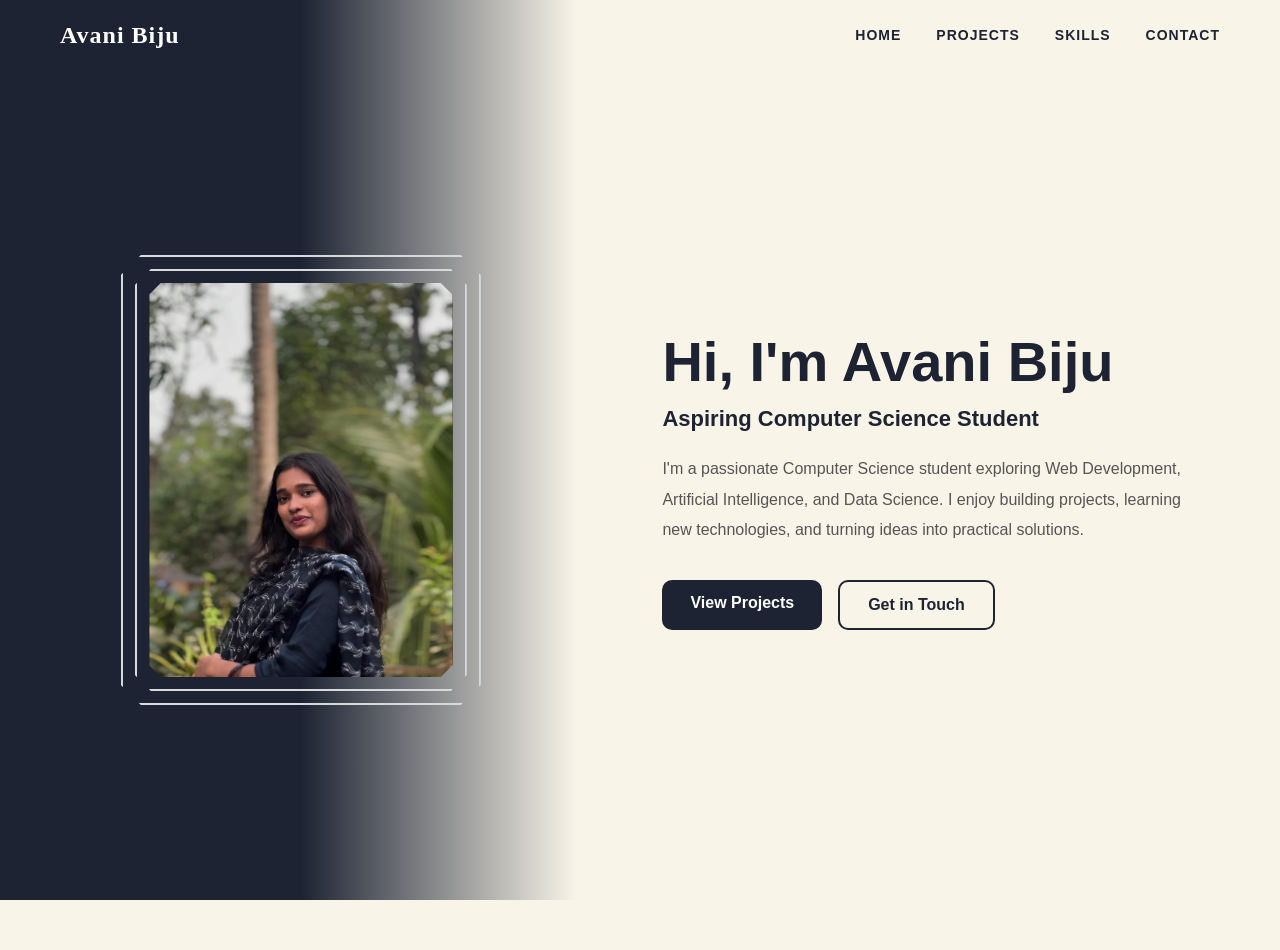
<file: index.html>
<!DOCTYPE html>
<html lang="en">
<head>
    <meta charset="UTF-8">
    <meta name="viewport" content="width=device-width, initial-scale=1.0">
    <title>Avani - Portfolio</title>
    <link rel="stylesheet" href="style.css">
</head>
<body>
    <div class="container">
        <header>
            <nav>
                <div class="logo">Avani Biju</div>
                <div class="menu">
                    <a href="index.html">HOME</a>
                    <a href="projects.html">PROJECTS</a>
                    <a href="skills.html">SKILLS</a>
                    <a href="contacts.html">CONTACT</a>
                </div>
            </nav>
        </header>

        <main>
            <section class="hero">
                <div class="left-content">
                    <h1>Hi, I'm <span>Avani Biju</span></h1>
                    <p class="role">Aspiring Computer Science Student</p>
                    <p class="bio">
                        I'm a passionate Computer Science student exploring
                        Web Development, Artificial Intelligence, and Data Science.
                        I enjoy building projects, learning new technologies,
                        and turning ideas into practical solutions.
                    </p>
                    <div class="buttons">
                        <a href="projects.html" class="btn-primary">View Projects</a>
                        <a href="contacts.html" class="btn-outline">Get in Touch</a>
                    </div>
                </div>
<div class="right-content">

    <div class="image-frame">
        <div class="image-border">
            <img src="WhatsApp Image 2026-06-16 at 09.20.03.jpeg" alt="Avani Biju">
        </div>
    </div>

</div>
            </section>
        </main>

        <footer>
            <p>&copy; 2026 Avani Biju</p>
        </footer>
    </div>
</body>
</html>
</file>
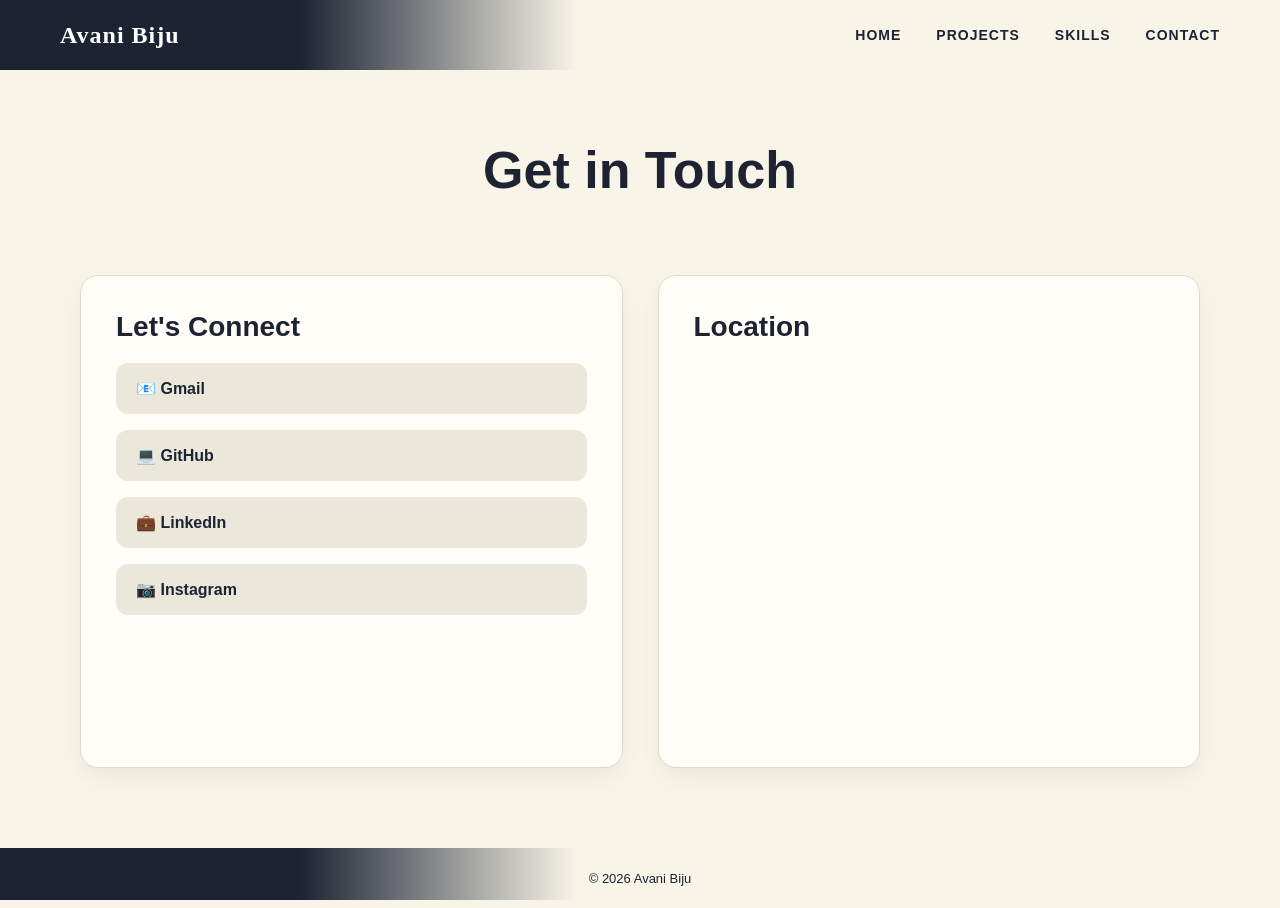
<file: contacts.html>
<!DOCTYPE html>
<html lang="en">
<head>
    <meta charset="UTF-8">
    <meta name="viewport" content="width=device-width, initial-scale=1.0">
    <title>Contact</title>
    <link rel="stylesheet" href="style.css">
</head>
<body>
    <div class="container">
        <header>
            <nav>
                <div class="logo">Avani Biju</div>
                <div class="menu">
                    <a href="index.html">HOME</a>
                    <a href="projects.html">PROJECTS</a>
                    <a href="skills.html">SKILLS</a>
                    <a href="contacts.html">CONTACT</a>
                </div>
            </nav>
        </header>

       <main>

    <section class="contact-header">
        <h1>Get in Touch</h1>
    </section>

    <section class="contact-section">

        <div class="contact-card">

            <h2>Let's Connect</h2>

            <div class="social-links">

                <a href="mailto:avanibiju26@gmail.com">
                    📧 Gmail
                </a>

                <a href="https://github.com/Avani-Biju" target="_blank">
                    💻 GitHub
                </a>

                <a href="https://www.linkedin.com/in/avani-biju" target="_blank">
                    💼 LinkedIn
                </a>

                <a href="https://www.instagram.com/avani_biju" target="_blank">
                    📷 Instagram
                </a>

            </div>

        </div>

        <div class="map-card">

            <div class="map-card-header">

                <h2>Location</h2>

            </div>

            <iframe
                src="https://www.google.com/maps?q=Pallom,Kottayam&z=14&output=embed"
                loading="lazy"
                allowfullscreen>
            </iframe>

        </div>

    </section>

</main>

        <footer>
            <p>&copy; 2026 Avani Biju</p>
        </footer>
    </div>
</body>
</html>
</file>
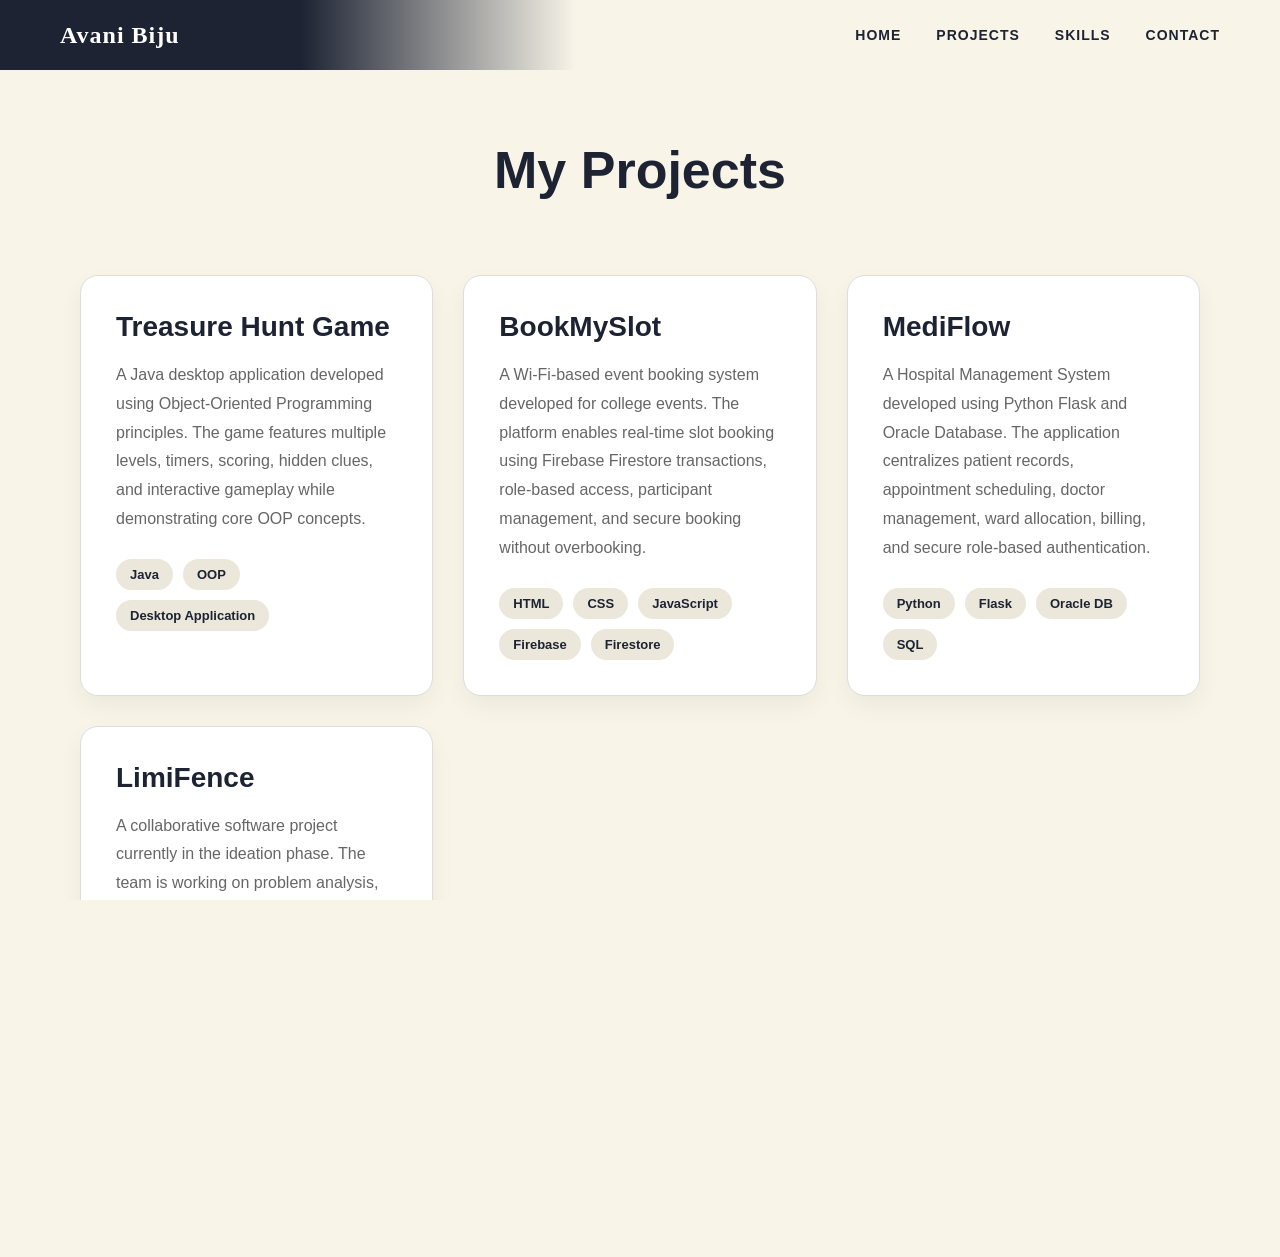
<file: projects.html>
<!DOCTYPE html>
<html lang="en">
<head>
    <meta charset="UTF-8">
    <meta name="viewport" content="width=device-width, initial-scale=1.0">
    <title>Projects</title>
    <link rel="stylesheet" href="style.css">
</head>
<body>
    <div class="container">
        <header>
            <nav>
                <div class="logo">Avani Biju</div>
                <div class="menu">
                    <a href="index.html">HOME</a>
                    <a href="projects.html">PROJECTS</a>
                    <a href="skills.html">SKILLS</a>
                    <a href="contacts.html">CONTACT</a>
                </div>
            </nav>
        </header>

       <main>

    <section class="projects-header">
        <h1>My Projects</h1>
    </section>

    <section class="projects-grid">

        <!-- Treasure Hunt -->

        <article class="project-card">
            <h2>Treasure Hunt Game</h2>

            <p>
                A Java desktop application developed using Object-Oriented
                Programming principles. The game features multiple levels,
                timers, scoring, hidden clues, and interactive gameplay while
                demonstrating core OOP concepts.
            </p>

            <div class="tech-stack">
                <span>Java</span>
                <span>OOP</span>
                <span>Desktop Application</span>
            </div>
        </article>

        <!-- BookMySlot -->

        <article class="project-card">
            <h2>BookMySlot</h2>

            <p>
                A Wi-Fi-based event booking system developed for college events.
                The platform enables real-time slot booking using Firebase
                Firestore transactions, role-based access, participant
                management, and secure booking without overbooking.
            </p>

            <div class="tech-stack">
                <span>HTML</span>
                <span>CSS</span>
                <span>JavaScript</span>
                <span>Firebase</span>
                <span>Firestore</span>
            </div>
        </article>

        <!-- MediFlow -->

        <article class="project-card">
            <h2>MediFlow</h2>

            <p>
                A Hospital Management System developed using Python Flask and
                Oracle Database. The application centralizes patient records,
                appointment scheduling, doctor management, ward allocation,
                billing, and secure role-based authentication.
            </p>

            <div class="tech-stack">
                <span>Python</span>
                <span>Flask</span>
                <span>Oracle DB</span>
                <span>SQL</span>
            </div>
        </article>

        <!-- LimiFence -->

        <article class="project-card">
            <h2>LimiFence</h2>

            <p>
                A collaborative software project currently in the ideation
                phase. The team is working on problem analysis, feature
                planning, system architecture, and workflow design before
                beginning development.
            </p>

            <div class="tech-stack">
                <span>Group Project</span>
                <span>Ideation</span>
                <span>Planning</span>
            </div>
        </article>

    </section>

</main>

        <footer>
            <p>&copy; 2026 Avani Biju</p>
        </footer>
    </div>
</body>
</html>
</file>
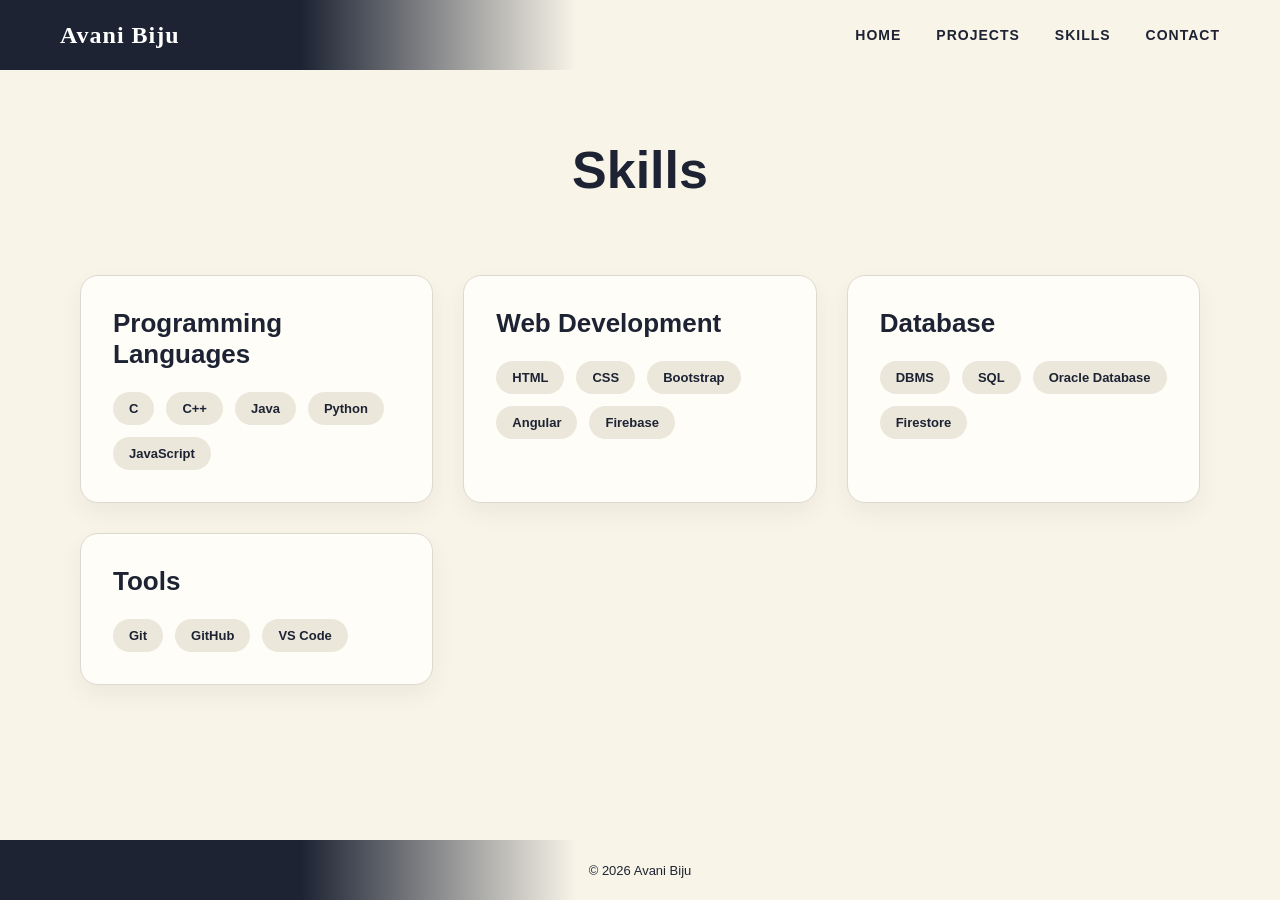
<file: skills.html>
<!DOCTYPE html>
<html lang="en">
<head>
    <meta charset="UTF-8">
    <meta name="viewport" content="width=device-width, initial-scale=1.0">
    <title>SKILLS</title>
    <link rel="stylesheet" href="style.css">
</head>
<body>
    <div class="container">
        <header>
            <nav>
                <div class="logo">Avani Biju</div>
                <div class="menu">
                    <a href="index.html">HOME</a>
                    <a href="projects.html">PROJECTS</a>
                    <a href="skills.html">SKILLS</a>
                    <a href="contacts.html">CONTACT</a>
                </div>
            </nav>
        </header>
    <main>

    <section class="skills-header">
        <h1>Skills</h1>
    </section>

    <section class="skills-grid">

        <article class="skill-card">
            <h2>Programming Languages</h2>

            <div class="skill-tags">
                <span>C</span>
                <span>C++</span>
                <span>Java</span>
                <span>Python</span>
                <span>JavaScript</span>
            </div>
        </article>

        <article class="skill-card">
            <h2>Web Development</h2>

            <div class="skill-tags">
                <span>HTML</span>
                <span>CSS</span>
                <span>Bootstrap</span>
                <span>Angular</span>
                <span>Firebase</span>
            </div>
        </article>

        <article class="skill-card">
            <h2>Database</h2>

            <div class="skill-tags">
                <span>DBMS</span>
                <span>SQL</span>
                <span>Oracle Database</span>
                <span>Firestore</span>
            </div>
        </article>

        <article class="skill-card">
            <h2>Tools</h2>

            <div class="skill-tags">
                <span>Git</span>
                <span>GitHub</span>
                <span>VS Code</span>
            </div>
        </article>

    </section>

</main>

        <footer>

            <p>&copy; 2026 Avani Biju</p>

        </footer>

    </div>
</body>
</html>
</file>
<file: style.css>
/* ---------- RESET ---------- */

* {
    margin: 0;
    padding: 0;
    box-sizing: border-box;
}

html,
body {
    width: 100%;
    height: 100%;
    margin: 0;
    padding: 0;
    overflow-x: hidden;
}

body {
    background: #f8f4e8;
    color: rgb(7, 7, 62);
    font-family: "Segoe UI", sans-serif;
       min-height:100vh;
}
.container{
    min-height:100vh;
    display:flex;
    flex-direction:column;
}

main{
    flex:1;
}

footer{
    margin-top:auto;

    display:flex;
    justify-content:center;
    align-items:center;

    height:60px;

    background:linear-gradient(
        to right,
        rgb(29,35,51) 23.5%,
        #f8f4e8 45%
    );

    font-size:13px;
    color:rgb(29,35,51);
}
.logo{
    font-family:"Cormorant Garamond", serif;
    font-size:34px;
    font-weight:700;
    letter-spacing:1px;
    color:    #f8f4e8;
}
/* ===========================
        HOME PAGE
=========================== */

/* ---------- NAVBAR ---------- */

nav {
    display: flex;
    justify-content: space-between;
    align-items: center;
    padding: 15px 60px;
    height: 70px;

    background: linear-gradient(
        to right,
        rgb(29, 35, 51) 23.5%,
        #f8f4e8 45%
    );
}

.logo {
    font-size: 24px;
    font-weight: 700;
    color: #ffffff;
}

.menu {
    display: flex;
    gap: 35px;
}

.menu a {
    text-decoration: none;
    color: rgb(29, 35, 51);
    font-size: 14px;
    font-weight: 600;
    letter-spacing: 1px;
    transition: 0.3s;
}

.menu a:hover {
    color: #5b6fa8;
}

/* ---------- HERO ---------- */

.hero {
    position: relative;
    display: flex;
    justify-content: flex-end;
    align-items: center;

    min-height: calc(100vh - 80px);
    padding: 60px 80px;

    overflow: hidden;

    background: linear-gradient(
        to right,
        rgb(29, 35, 51) 23.5%,
        #f8f4e8 45%
    );
}

/* ---------- TEXT ---------- */

.left-content {
    width: 48%;
    margin-left: auto;
    z-index: 3;
}

.left-content h1 {
    font-size: 56px;
    line-height: 1.15;
    margin-bottom: 12px;
    color: rgb(29, 35, 51);
}

.left-content h1 span {
    color: rgb(29, 35, 51);
}

.role {
    font-size: 22px;
    font-weight: 600;
    color: rgb(29, 35, 51);
    margin-bottom: 22px;
}

.bio {
    max-width: 520px;
    font-size: 16px;
    line-height: 1.9;
    color: #555;
    margin-bottom: 35px;
}

/* ---------- BUTTONS ---------- */

.buttons {
    display: flex;
    gap: 16px;
}

.btn-primary,
.btn-outline {
    padding: 14px 28px;
    border-radius: 10px;
    text-decoration: none;
    font-weight: 600;
    transition: 0.3s;
}

.btn-primary {
    background: rgb(29, 35, 51);
    color: white;
}

.btn-primary:hover {
    background: rgb(45, 52, 70);
}

.btn-outline {
    border: 2px solid rgb(29, 35, 51);
    color: rgb(29, 35, 51);
    background: transparent;
}

.btn-outline:hover {
    background: rgba(29, 35, 51, 0.08);
}

/* ---------- RESPONSIVE ---------- */

@media (max-width: 900px) {

    nav {
        flex-direction: column;
        height: auto;
        gap: 18px;
        padding: 25px;
    }

    .menu {
        flex-wrap: wrap;
        justify-content: center;
        gap: 18px;
    }

    .hero {
        flex-direction: column;
        justify-content: center;
        align-items: center;
        padding: 40px 30px;
        background: #f8f4e8;
    }

    .left-content {
        width: 100%;
        text-align: center;
    }

    .left-content h1 {
        font-size: 40px;
    }

    .role {
        font-size: 18px;
    }

    .bio {
        max-width: 100%;
    }

    .buttons {
        justify-content: center;
        flex-wrap: wrap;
    }
}

/* ---------- IMAGE ---------- */

.right-content{
    position:absolute;
    left:23.5%;
    top:50%;
    transform:translate(-50%,-50%);
    z-index:2;
}

/* OUTER FRAME */

.image-frame{
    width:360px;
    height:450px;

    border:2px solid #d7d9dc;

    padding:12px;

    position:relative;

    clip-path:polygon(
        20px 0,
        calc(100% - 20px) 0,
        100% 20px,
        100% calc(100% - 20px),
        calc(100% - 20px) 100%,
        20px 100%,
        0 calc(100% - 20px),
        0 20px
    );
}

/* INNER FRAME */

.image-border{
    width:100%;
    height:100%;

    border:2px solid #d7d9dc;

    padding:12px;

    clip-path:polygon(
        16px 0,
        calc(100% - 16px) 0,
        100% 16px,
        100% calc(100% - 16px),
        calc(100% - 16px) 100%,
        16px 100%,
        0 calc(100% - 16px),
        0 16px
    );
}

/* IMAGE */

.image-border img{
    width:100%;
    height:100%;

    display:block;

    object-fit:cover;

    clip-path:polygon(
        12px 0,
        calc(100% - 12px) 0,
        100% 12px,
        100% calc(100% - 12px),
        calc(100% - 12px) 100%,
        12px 100%,
        0 calc(100% - 12px),
        0 12px
    );
}

.contact-section {
    display: flex;
    align-items: stretch;
    gap: 40px;
    padding: 50px 60px;
}

/* ===========================
        PROJECTS PAGE
=========================== */

.projects-header{
    padding:70px 80px 40px;
    text-align:center;
}

.projects-header h1{
    font-size:52px;
    color:#1d2333;
    margin-bottom:15px;
}

.projects-header p{
    max-width:650px;
    margin:auto;
    color:#666;
    line-height:1.8;
}

.projects-grid{

    display:grid;

    grid-template-columns:repeat(auto-fit,minmax(330px,1fr));

    gap:30px;

    padding:20px 80px 80px;
}

.project-card{

    background:white;

    padding:35px;

    border-radius:18px;

    border:1px solid #ddd;

    transition:.35s;

    box-shadow:0 10px 25px rgba(0,0,0,.05);
}

.project-card:hover{

    transform:translateY(-8px);

    box-shadow:0 20px 40px rgba(0,0,0,.12);
}

.project-card h2{

    color:#1d2333;

    margin-bottom:18px;

    font-size:28px;
}

.project-card p{

    line-height:1.8;

    color:#666;

    margin-bottom:25px;
}

.tech-stack{

    display:flex;

    flex-wrap:wrap;

    gap:10px;
}

.tech-stack span{

    padding:8px 14px;

    border-radius:25px;

    background:#ece7db;

    color:#1d2333;

    font-size:13px;

    font-weight:600;
}

@media(max-width:768px){

.projects-header{
    padding:45px 25px 25px;
}

.projects-header h1{
    font-size:38px;
}

.projects-grid{
    grid-template-columns:1fr;
    padding:20px 25px 50px;
}

}


/* ===========================
        SKILLS PAGE
=========================== */

.skills-header{
    padding:70px 80px 40px;
    text-align:center;
}

.skills-header h1{
    font-size:52px;
    color:#1d2333;
    margin-bottom:15px;
}

.skills-header p{
    max-width:650px;
    margin:auto;
    color:#666;
    line-height:1.8;
}

/* ---------- GRID ---------- */

.skills-grid{
    display:grid;
    grid-template-columns:repeat(auto-fit,minmax(300px,1fr));
    gap:30px;

    padding:20px 80px 80px;
}

/* ---------- CARD ---------- */

.skill-card{

    background:#fffdf8;

    border:1px solid #ddd9d1;

    border-radius:18px;

    padding:32px;

    transition:.35s;

    box-shadow:0 10px 25px rgba(0,0,0,.05);
}

.skill-card:hover{

    transform:translateY(-8px);

    box-shadow:0 20px 40px rgba(29,35,51,.10);

    border-color:#b8bcc6;
}

.skill-card h2{

    font-size:26px;

    color:#1d2333;

    margin-bottom:22px;
}

/* ---------- TAGS ---------- */

.skill-tags{

    display:flex;

    flex-wrap:wrap;

    gap:12px;
}

.skill-tags span{

    background:#ece7db;

    color:#1d2333;

    padding:9px 16px;

    border-radius:25px;

    font-size:13px;

    font-weight:600;

    transition:.3s;
}

.skill-tags span:hover{

    background:#1d2333;

    color:#fff;
}

/* ---------- RESPONSIVE ---------- */

@media (max-width:768px){

.skills-header{
    padding:45px 25px 20px;
}

.skills-header h1{
    font-size:38px;
}

.skills-header p{
    max-width:100%;
}

.skills-grid{
    grid-template-columns:1fr;
    padding:20px 25px 50px;
}

.skill-card{
    padding:28px;
}

.skill-card h2{
    font-size:22px;
}

}


/* ===========================
        CONTACT PAGE
=========================== */

.contact-header{
    padding:70px 80px 40px;
    text-align:center;
}

.contact-header h1{
    font-size:52px;
    color:#1d2333;
    margin-bottom:15px;
}

.contact-header p{
    max-width:650px;
    margin:auto;
    color:#666;
    line-height:1.8;
}

/* ---------- CONTACT LAYOUT ---------- */

.contact-section{

    display:flex;

    gap:35px;

    align-items:stretch;

    padding:20px 80px 80px;
}

/* ---------- CARDS ---------- */

.contact-card,
.map-card{

    flex:1;

    background:#fffdf8;

    border:1px solid #ddd9d1;

    border-radius:18px;

    padding:35px;

    box-shadow:0 10px 25px rgba(0,0,0,.05);

    transition:.35s;
}

.contact-card:hover,
.map-card:hover{

    transform:translateY(-8px);

    box-shadow:0 20px 40px rgba(29,35,51,.10);
}

/* ---------- HEADINGS ---------- */

.contact-card h2,
.map-card h2{

    font-size:28px;

    color:#1d2333;

    margin-bottom:15px;
}

.contact-card p{

    color:#666;

    line-height:1.8;

    margin-bottom:25px;
}

/* ---------- SOCIAL LINKS ---------- */

.social-links{

    display:flex;

    flex-direction:column;

    gap:16px;

    margin-top:20px;
}

.social-links a{

    text-decoration:none;

    background:#ece7db;

    color:#1d2333;

    padding:16px 20px;

    border-radius:12px;

    font-weight:600;

    transition:.3s;
}

.social-links a:hover{

    background:#1d2333;

    color:#fff;
}

/* ---------- MAP ---------- */

.map-card-header{

    display:flex;

    justify-content:space-between;

    align-items:center;

    margin-bottom:20px;
}

.map-location{

    color:#666;

    font-size:14px;

    font-weight:600;
}

iframe{

    width:100%;

    height:350px;

    border:none;

    border-radius:14px;
}

/* ---------- RESPONSIVE ---------- */

@media(max-width:900px){

.contact-header{

    padding:45px 25px 20px;
}

.contact-header h1{

    font-size:38px;
}

.contact-header p{

    max-width:100%;
}

.contact-section{

    flex-direction:column;

    padding:20px 25px 50px;
}

.contact-card,
.map-card{

    width:100%;

    padding:28px;
}

.map-card-header{

    flex-direction:column;

    align-items:flex-start;

    gap:8px;
}

.map-location{

    text-align:left;
}

iframe{

    height:300px;
}

}
</file>
